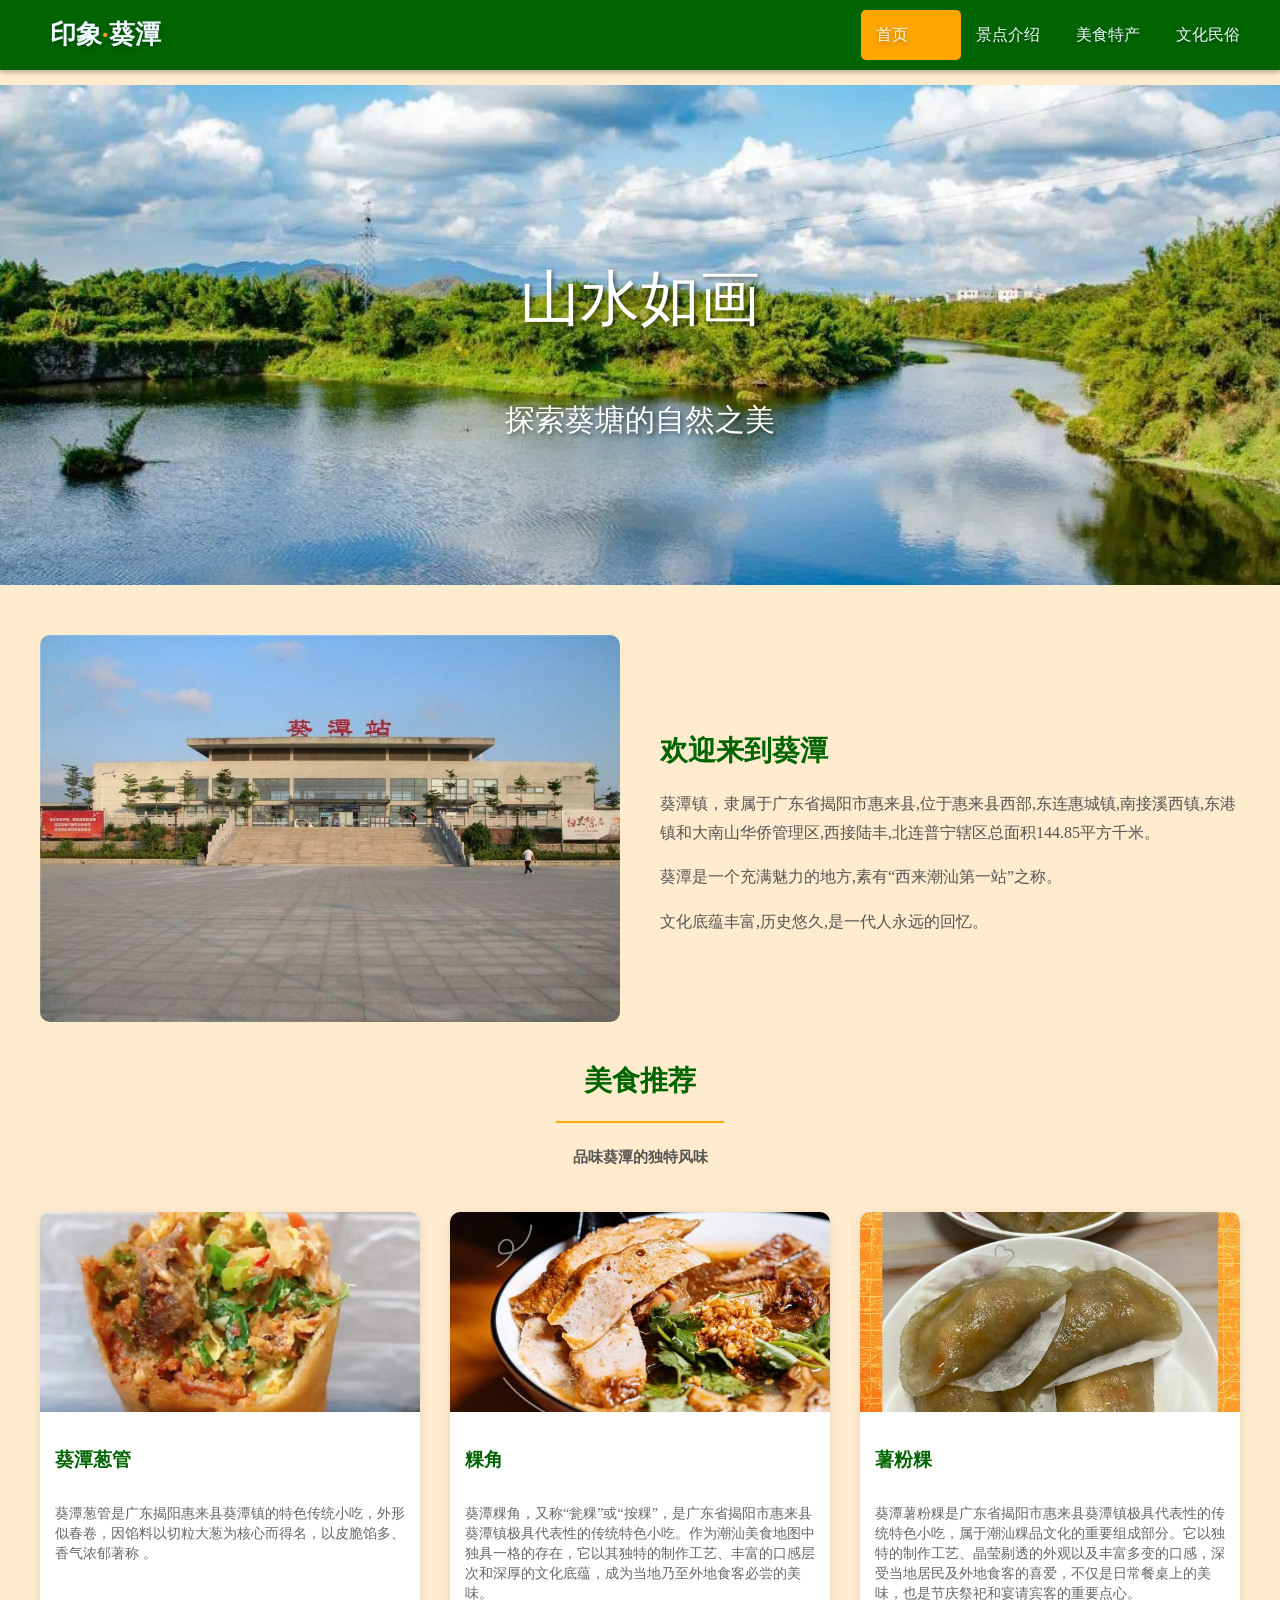
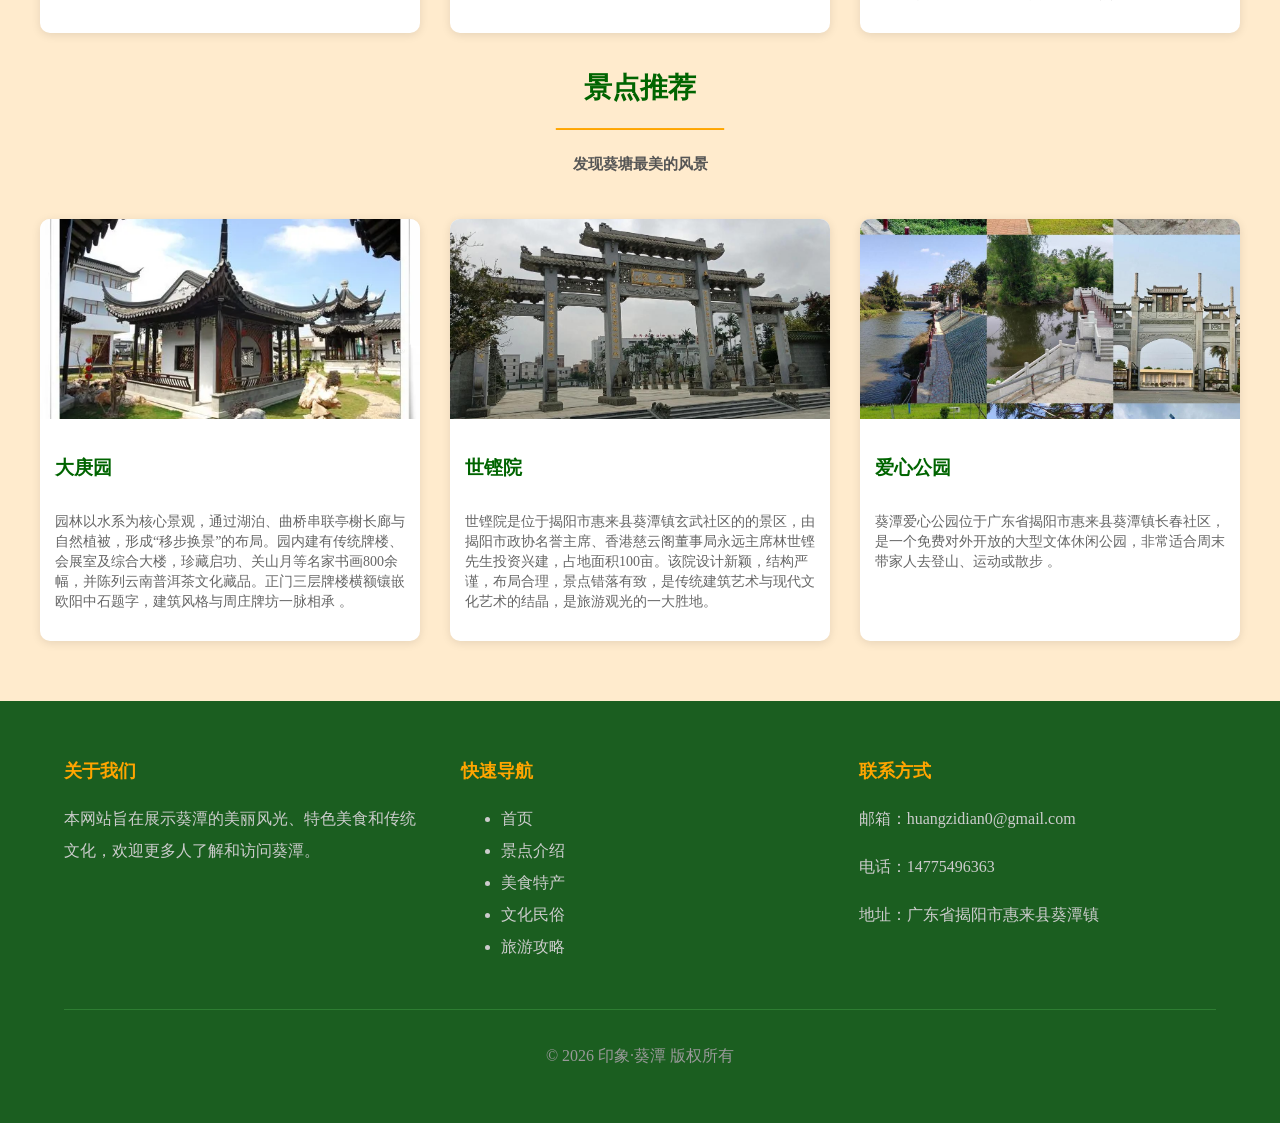
<file: index.html>
<!DOCTYPE html>
<html lang="zh-CN">
<head>
    <meta charset="UTF-8">
    <title>我的家乡</title>
    <link rel="stylesheet" type="text/css" href="./css/css1.css">
</head>
<body>
    <header id="header">
        <div class="nav">
            <div class="logo"><span><a href="index.html">印象</a></span><span class="dot"><a href="index.html">·</a></span><span><a href="index.html">葵潭</a></span></div>
            <a href="index.html" class="nav_font1">首页</a>
            <a href="attractions.html" class="nav_font">景点介绍</a>
            <a href="food.html" class="nav_font">美食特产</a>
            <a href="culture.html" class="nav_font">文化民俗</a>
            
        </div>
    </header>

    <main>
        <section class="banner" id="banner">
            <div>
                <p class="img_font1">&nbsp;山水如画</p>
                <p class="img_font2">探索葵塘的自然之美</p>
            </div>


        </section>

        <section class="intro">
            <div class="intro-img">
                <img src="./img/图4.jpg" alt="家乡">
            </div>
            <div class="intro-text">
                <h2>欢迎来到葵潭</h2>
                <p>葵潭镇，隶属于广东省揭阳市惠来县,位于惠来县西部,东连惠城镇,南接溪西镇,东港镇和大南山华侨管理区,西接陆丰,北连普宁辖区总面积144.85平方千米。</p>
                <p>葵潭是一个充满魅力的地方,素有“西来潮汕第一站”之称。</p>
                <p>文化底蕴丰富,历史悠久,是一代人永远的回忆。</p>
            </div>
        </section>

        <section class="scenic">
            <div>
                <p>美食推荐</p>
                <p class="fufu">&nbsp;——————&nbsp;</p>
                <p class="food_font">品味葵潭的独特风味</p>
            </div>
        </section>

        
    <div class="cards">
        <div class="card">
            <img src="./img/cong.jpg" alt="dagengyuan">
            <h3><a href="./food.html">葵潭葱管</a></h3>
            <p>葵潭葱管是广东揭阳惠来县葵潭镇的特色传统小吃，外形似春卷，因馅料以‌切粒大葱‌为核心而得名，以皮脆馅多、香气浓郁著称 。‌</p>
        </div>
        <div class="card">
            <img src="./img/jiao.jpg" alt="shi">
            <h3><a href="./food.html">粿角</a></h3>
            <p>葵潭粿角，又称“瓮粿”或“按粿”，是广东省揭阳市惠来县葵潭镇极具代表性的传统特色小吃。作为潮汕美食地图中独具一格的存在，它以其独特的制作工艺、丰富的口感层次和深厚的文化底蕴，成为当地乃至外地食客必尝的美味。</p>
        </div>
        <div class="card">
            <img src="./img/shu.jpg" alt="aixing">
            <h3><a href="./food.html">薯粉粿</a></h3>
            <p>葵潭薯粉粿是广东省揭阳市惠来县葵潭镇极具代表性的传统特色小吃，属于潮汕粿品文化的重要组成部分。它以独特的制作工艺、晶莹剔透的外观以及丰富多变的口感，深受当地居民及外地食客的喜爱，不仅是日常餐桌上的美味，也是节庆祭祀和宴请宾客的重要点心。‌‌‌</p>
         </div>
        </div>
    </section>

        <section class="food">
            <div>
                <p>景点推荐</p>
                <p class="fufu">&nbsp;——————&nbsp;</p>
                <p class="scenic_font">发现葵塘最美的风景</p>
            </div>
        </section>
    <div class="cards">
        <div class="card">
            <img src="./img/大园.webp" alt="dagengyuan">
            <h3><a href="attractions.html">大庚园</a></h3>
            <p>园林以水系为核心景观，通过湖泊、曲桥串联亭榭长廊与自然植被，形成“移步换景”的布局。园内建有传统牌楼、会展室及综合大楼，珍藏启功、关山月等名家书画800余幅，并陈列云南普洱茶文化藏品。正门三层牌楼横额镶嵌欧阳中石题字，建筑风格与周庄牌坊一脉相承 。</p>
        </div>
        <div class="card">
            <img src="./img/世.jpg" alt="shi">
            <h3><a href="attractions.html">世铿院</a></h3>
            <p>世铿院是位于揭阳市惠来县葵潭镇玄武社区的的景区，由揭阳市政协名誉主席、香港慈云阁董事局永远主席林世铿先生投资兴建，占地面积100亩。该院设计新颖，结构严谨，布局合理，景点错落有致，是传统建筑艺术与现代文化艺术的结晶，是旅游观光的一大胜地。</p>
        </div>
        <div class="card">
            <img src="./img/爱心公园.jpeg" alt="aixing">
            <h3><a href="attractions.html">爱心公园</a></h3>
            <p>葵潭爱心公园‌位于‌广东省揭阳市惠来县葵潭镇长春社区‌，是一个‌免费对外开放‌的大型文体休闲公园，非常适合周末带家人去登山、运动或散步 。‌‌‌</p>
         </div>
        </div>
    </section>

    </main>

    <footer id="footer">
        <div class="footer-content">
            <div class="footer-section">
                <h3>关于我们</h3>
                <p>本网站旨在展示葵潭的美丽风光、特色美食和传统文化，欢迎更多人了解和访问葵潭。</p>
            </div>
            <div class="footer-section">
                <h3>快速导航</h3>
                <ul>
                    <li><a href="index.html">首页</a></li>
                    <li><a href="attractions.html">景点介绍</a></li>
                    <li><a href="food.html">美食特产</a></li>
                    <li><a href="culture.html">文化民俗</a></li>
                    <li><a href="travel.html">旅游攻略</a></li>
                </ul>
            </div>
            <div class="footer-section">
                <h3>联系方式</h3>
                <p>邮箱：huangzidian0@gmail.com</p>
                <p>电话：14775496363</p>
                <p>地址：广东省揭阳市惠来县葵潭镇</p>
            </div>
        </div>
        <div class="footer-bottom">
            <p>&copy; 2026 印象·葵潭 版权所有</p>
        </div>
    </footer>

    <script src="./JavaScript/js.js"></script>
</body>
</html>
</file>
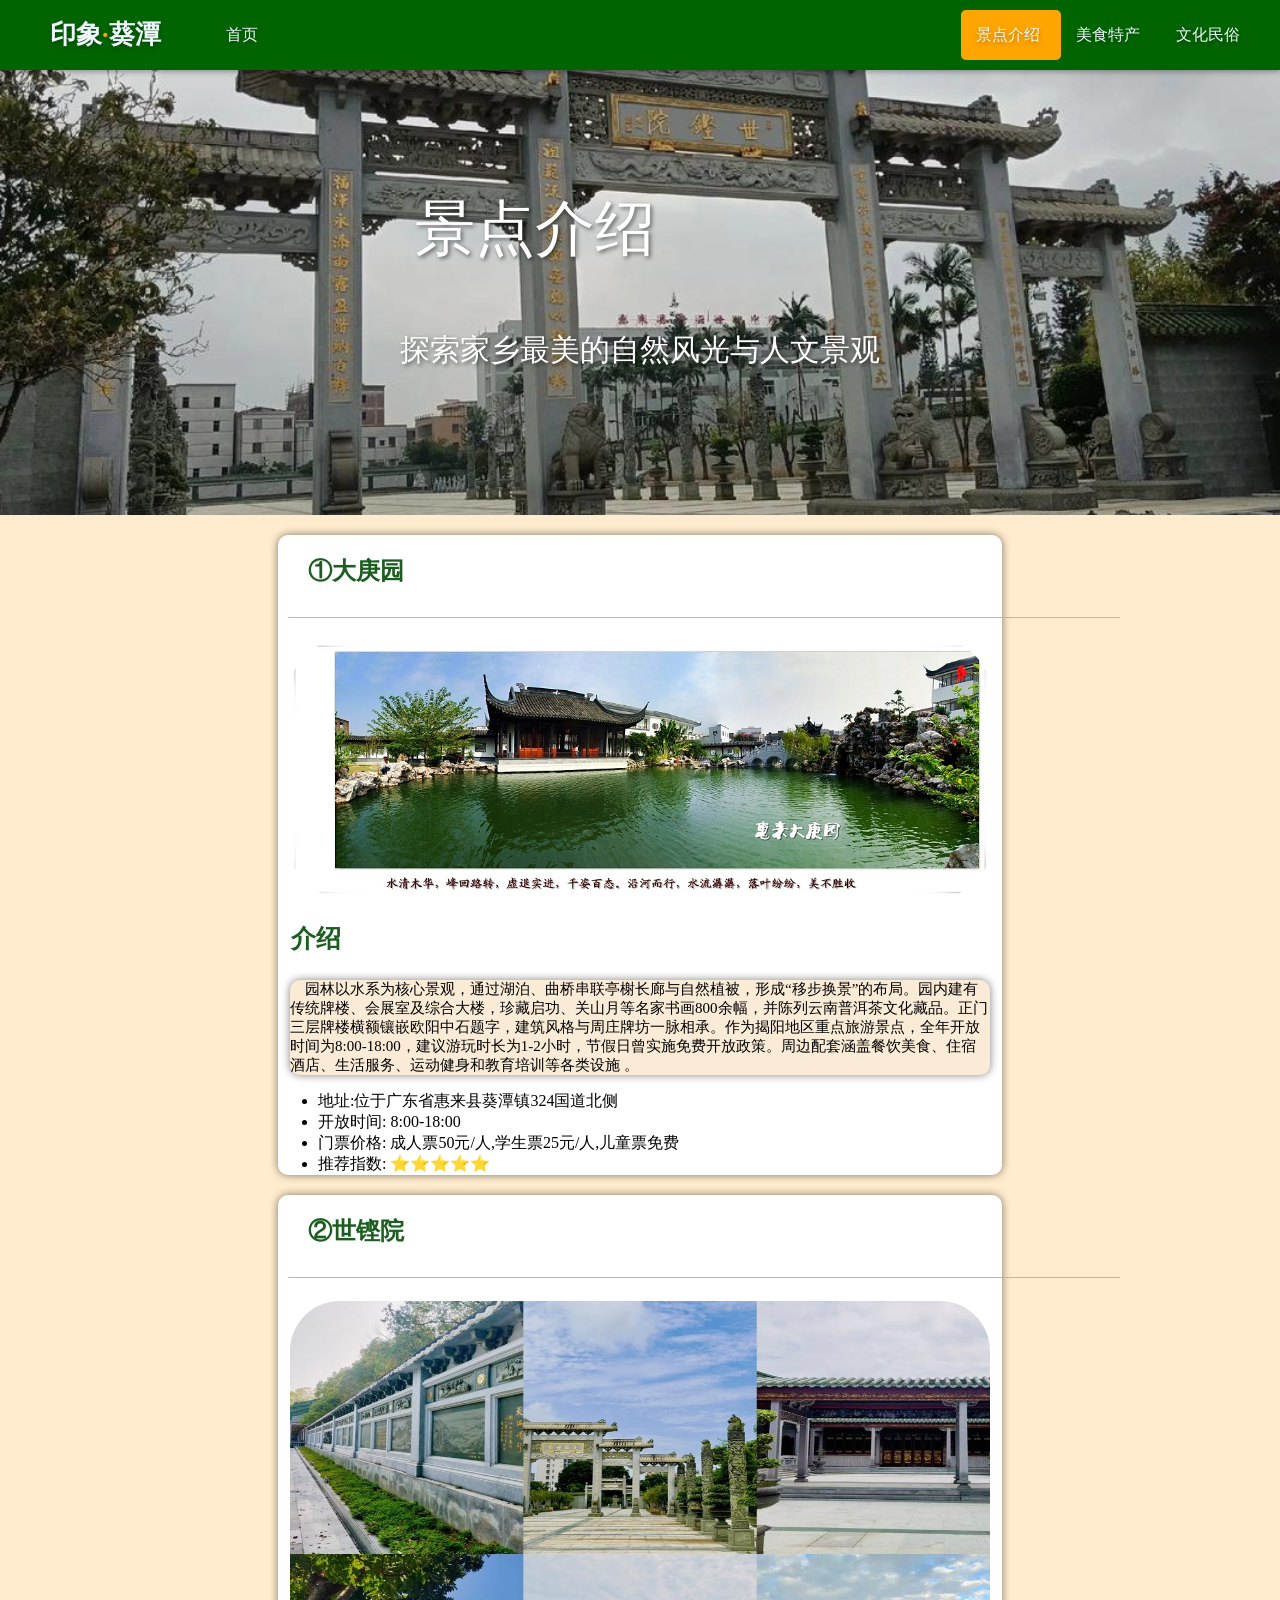
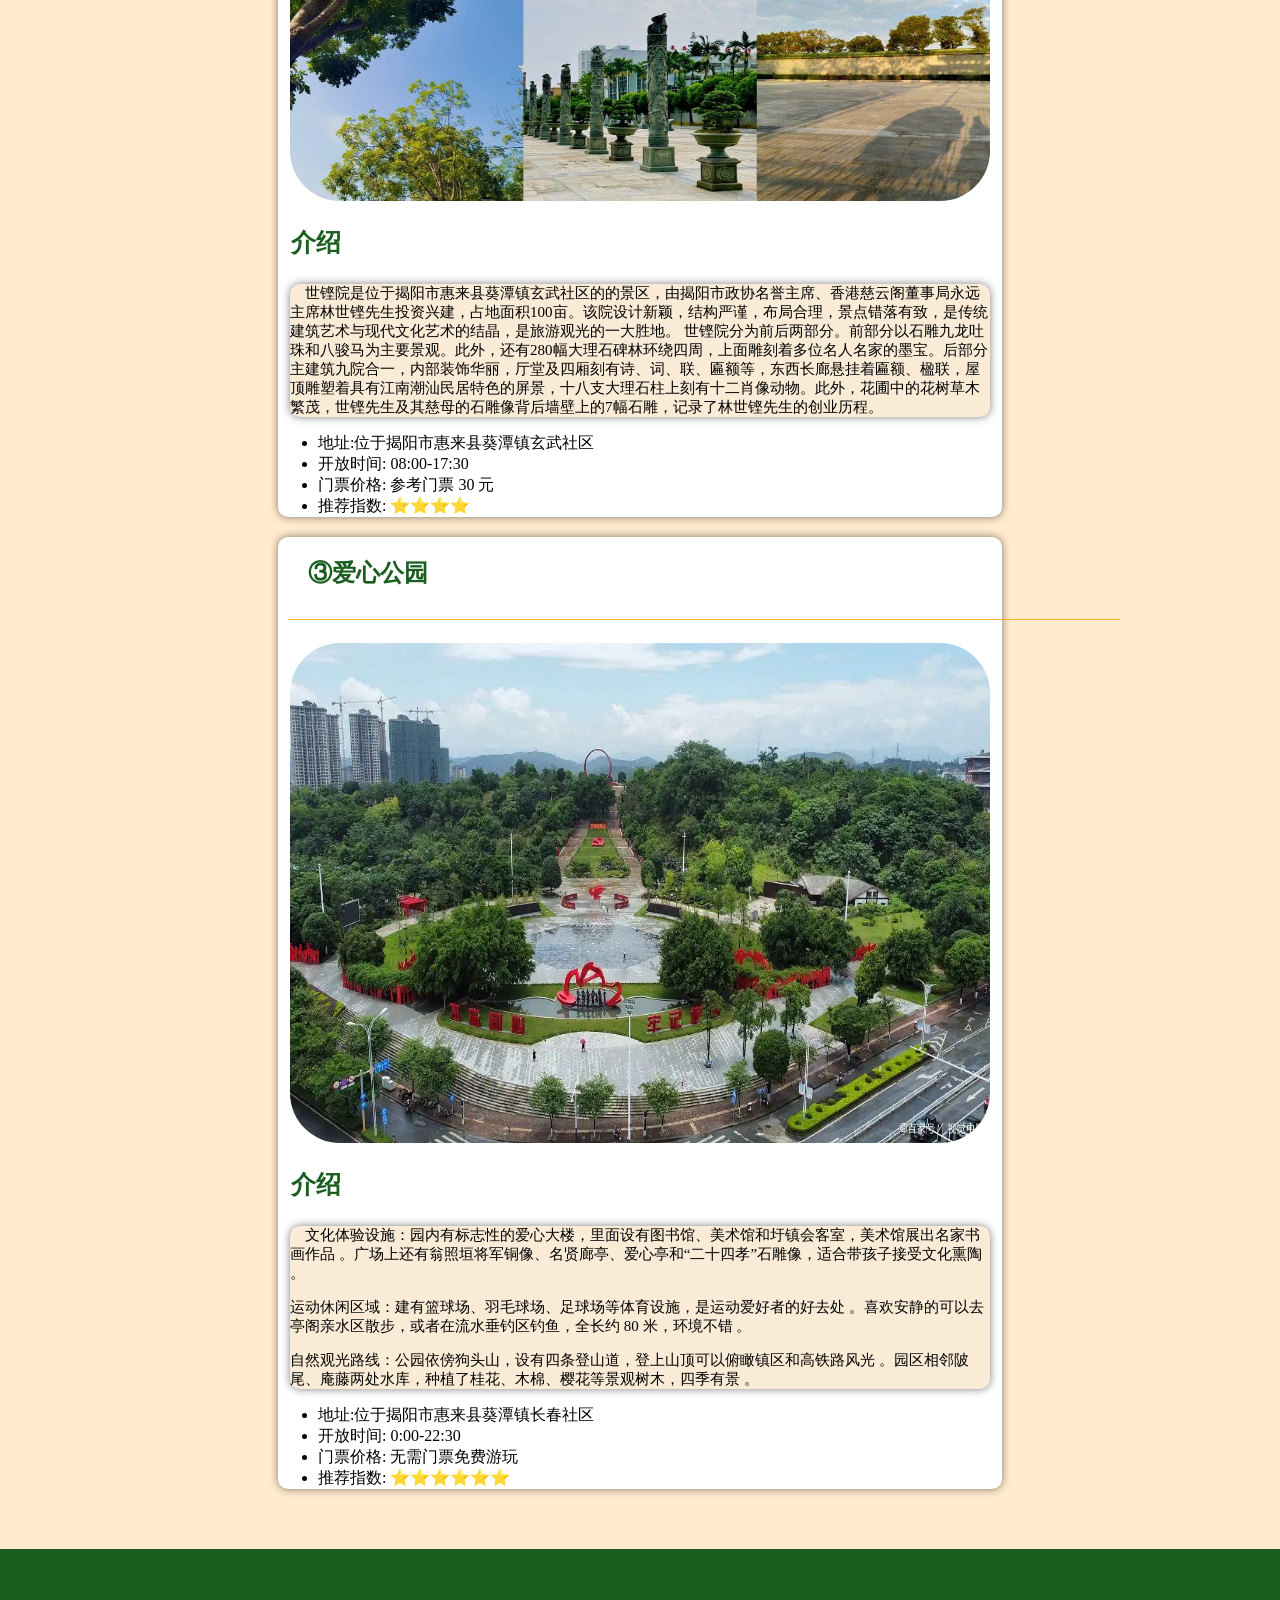
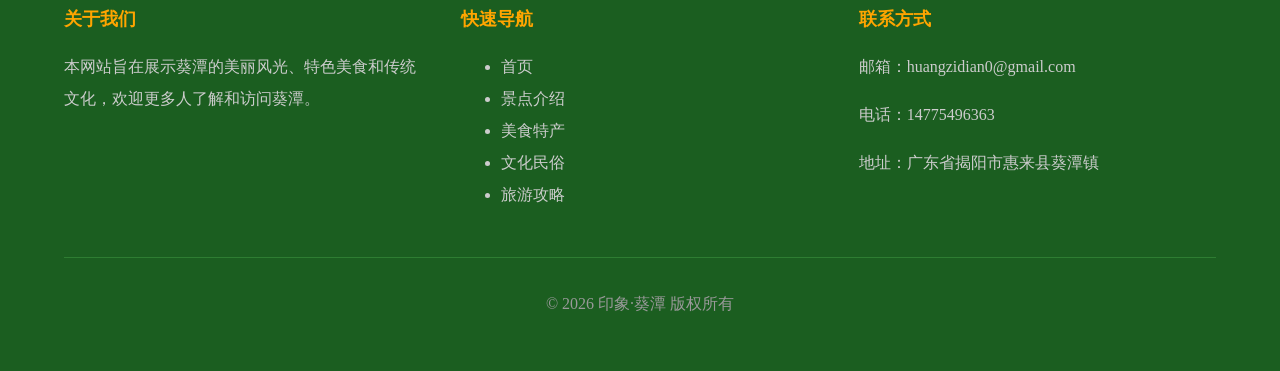
<file: attractions.html>
<!DOCTYPE html>
<html lang="zh-CN">
<head>
    <meta charset="UTF-8">
    <title>我的家乡</title>
    <link rel="stylesheet" type="text/css" href="./css/css2.css">
</head>
<body>
    <header id="header">
        <div class="nav">
            <div class="logo"><span><a href="index.html">印象</a></span><span class="dot"><a href="index.html">·</a></span><span><a href="index.html">葵潭</a></span></div>
            <a href="index.html" class="nav_font">首页</a>
            <a href="attractions.html" class="nav_font1">景点介绍</a>
            <a href="food.html" class="nav_font">美食特产</a>
            <a href="culture.html" class="nav_font">文化民俗</a>
            
        </div>
    </header>

    <main>
        <section id="banner" class="banner">
            <div>
                <p class="img_font1">&nbsp;景点介绍</p>
                <p class="img_font2">探索家乡最美的自然风光与人文景观</p>
            </div>
            
        </section>

        <section class="box">
            <div class="box1">
                <h1>①大庚园</h1>
                <p class="dot1">————————————————————————————————————————————————————</p>
            <div >
                <img src="./img/大园2.jpg" alt="photo" class="img_1">
            </div>
            <div>
                <p class="font">&nbsp;&nbsp;介绍</p>
                <div class="font_1">
                    &nbsp;&nbsp;&nbsp;&nbsp;园林以水系为核心景观，通过湖泊、曲桥串联亭榭长廊与自然植被，形成“移步换景”的布局。园内建有传统牌楼、会展室及综合大楼，珍藏启功、关山月等名家书画800余幅，并陈列云南普洱茶文化藏品。正门三层牌楼横额镶嵌欧阳中石题字，建筑风格与周庄牌坊一脉相承。作为揭阳地区重点旅游景点，全年开放时间为8:00-18:00，建议游玩时长为1-2小时，节假日曾实施免费开放政策。周边配套涵盖餐饮美食、住宿酒店、生活服务、运动健身和教育培训等各类设施 。
                </div>
            <div>
                <ul>
                    <li>地址:位于广东省惠来县葵潭镇324国道北侧</li>
                    <li>开放时间: 8:00-18:00</li>
                    <li>门票价格: 成人票50元/人,学生票25元/人,儿童票免费</li>
                    <li>推荐指数: ⭐⭐⭐⭐⭐</li>
                </ul>
            </div>

            </div>
        </section>

        <section class="box">
            <div class="box1">
                <h1>②世铿院</h1>
                <p class="dot1">————————————————————————————————————————————————————</p>
            <div >
                <img src="./img/世2.jpg" alt="photo" class="img_2">
            </div>
            <div>
                <p class="font">&nbsp;&nbsp;介绍</p>
                <div class="font_1">
                    &nbsp;&nbsp;&nbsp;&nbsp;世铿院是位于揭阳市惠来县葵潭镇玄武社区的的景区，由揭阳市政协名誉主席、香港慈云阁董事局永远主席林世铿先生投资兴建，占地面积100亩。该院设计新颖，结构严谨，布局合理，景点错落有致，是传统建筑艺术与现代文化艺术的结晶，是旅游观光的一大胜地。
                    世铿院分为前后两部分。前部分以石雕九龙吐珠和八骏马为主要景观。此外，还有280幅大理石碑林环绕四周，上面雕刻着多位名人名家的墨宝。后部分主建筑九院合一，内部装饰华丽，厅堂及四厢刻有诗、词、联、匾额等，东西长廊悬挂着匾额、楹联，屋顶雕塑着具有江南潮汕民居特色的屏景，十八支大理石柱上刻有十二肖像动物。此外，花圃中的花树草木繁茂，世铿先生及其慈母的石雕像背后墙壁上的7幅石雕，记录了林世铿先生的创业历程。
                </div>
            <div>
                <ul>
                    <li>地址:位于揭阳市惠来县葵潭镇玄武社区</li>
                    <li>开放时间: 08:00-17:30‌ </li>
                    <li>门票价格: 参考门票 30 元</li>
                    <li>推荐指数: ⭐⭐⭐⭐</li>
                </ul>
            </div>

            </div>
        </section>

        <section class="box">
            <div class="box1">
                <h1>③爱心公园</h1>
                <p class="dot1">————————————————————————————————————————————————————</p>
            <div >
                <img src="./img/爱心2.webp" alt="photo" class="img_2">
            </div>
            <div>
                <p class="font">&nbsp;&nbsp;介绍</p>
                <div class="font_1">
                    <p>&nbsp;&nbsp;&nbsp;&nbsp;文化体验设施‌：园内有标志性的爱心大楼，里面设有图书馆、美术馆和圩镇会客室，美术馆展出名家书画作品 。广场上还有翁照垣将军铜像、名贤廊亭、爱心亭和“二十四孝”石雕像，适合带孩子接受文化熏陶 。</p>
                            <p>‌运动休闲区域‌：建有篮球场、羽毛球场、足球场等体育设施，是运动爱好者的好去处 。喜欢安静的可以去亭阁亲水区散步，或者在流水垂钓区钓鱼，全长约 80 米，环境不错 。</p>
                            <p>‌自然观光路线‌：公园依傍狗头山，设有四条登山道，登上山顶可以俯瞰镇区和高铁路风光 。园区相邻陂尾、庵藤两处水库，种植了桂花、木棉、樱花等景观树木，四季有景 。‌‌‌</p>
                </div>
            <div>
                <ul>
                    <li>地址:位于揭阳市惠来县葵潭镇长春社区‌</li>
                    <li>开放时间: 0:00-22:30‌ </li>
                    <li>门票价格: 无需门票免费游玩</li>
                    <li>推荐指数: ⭐⭐⭐⭐⭐⭐</li>
                </ul>
            </div>
            </div>
        </section>

        
    </main>

    <footer id="footer">
        <div class="footer-content">
            <div class="footer-section">
                <h3>关于我们</h3>
                <p>本网站旨在展示葵潭的美丽风光、特色美食和传统文化，欢迎更多人了解和访问葵潭。</p>
            </div>
            <div class="footer-section">
                <h3>快速导航</h3>
                <ul>
                    <li><a href="index.html">首页</a></li>
                    <li><a href="attractions.html">景点介绍</a></li>
                    <li><a href="food.html">美食特产</a></li>
                    <li><a href="culture.html">文化民俗</a></li>
                    <li><a href="travel.html">旅游攻略</a></li>
                </ul>
            </div>
            <div class="footer-section">
                <h3>联系方式</h3>
                <p>邮箱：huangzidian0@gmail.com</p>
                <p>电话：14775496363</p>
                <p>地址：广东省揭阳市惠来县葵潭镇</p>
            </div>
        </div>
        <div class="footer-bottom">
            <p>&copy; 2026 印象·葵潭 版权所有</p>
        </div>
    </footer>
    

    <script src="#"></script>
</body>
</html>
</file>
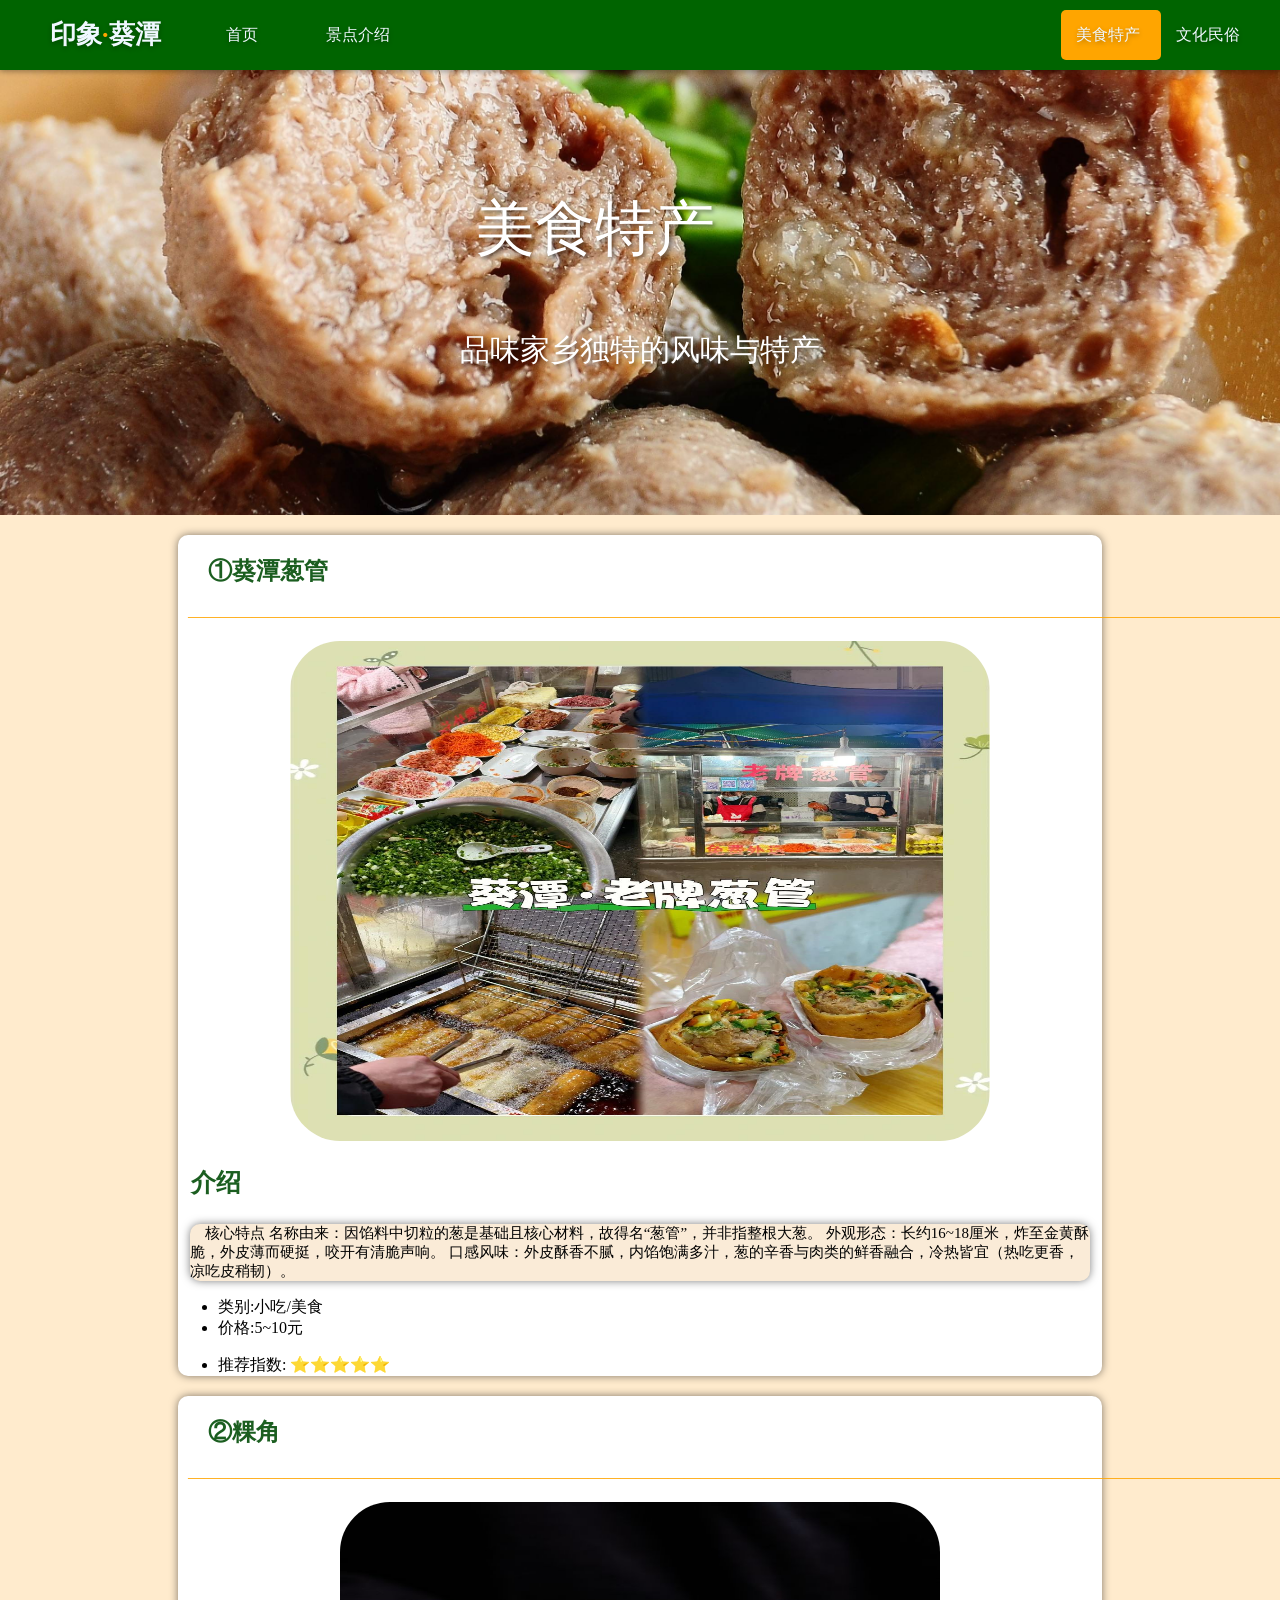
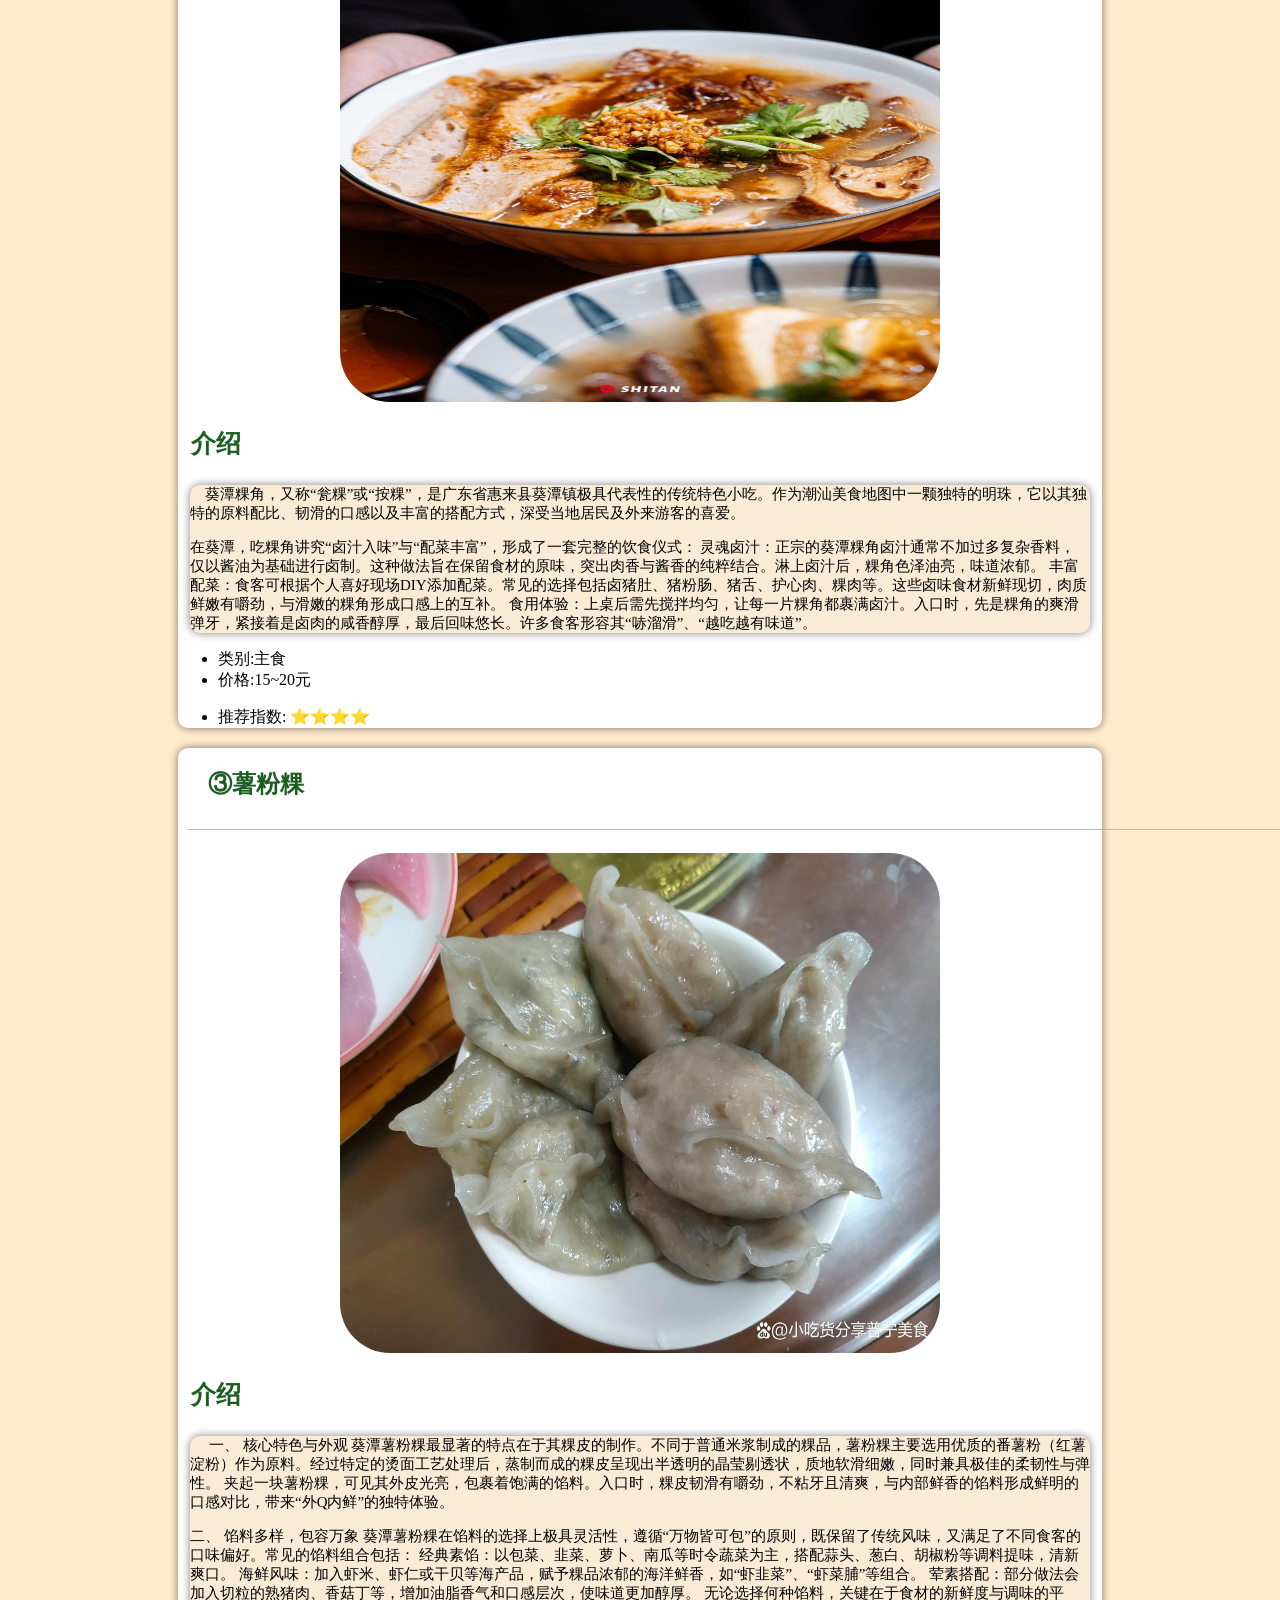
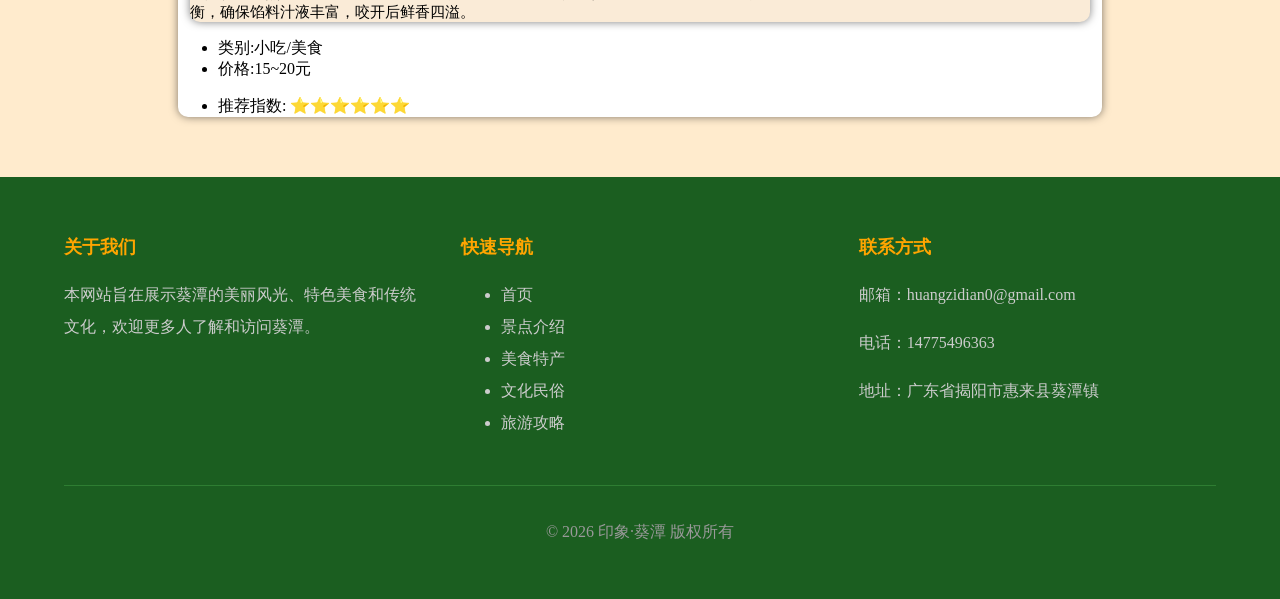
<file: food.html>
<!DOCTYPE html>
<html lang="zh-CN">
<head>
    <meta charset="UTF-8">
    <title>我的家乡</title>
    <link rel="stylesheet" type="text/css" href="./css/css3.css">
</head>
<body>
    <header id="header">
        <div class="nav">
            <div class="logo"><span><a href="index.html">印象</a></span><span class="dot"><a href="index.html">·</a></span><span><a href="index.html">葵潭</a></span></div>
            <a href="index.html" class="nav_font">首页</a>
            <a href="attractions.html" class="nav_font">景点介绍</a>
            <a href="food.html" class="nav_font1">美食特产</a>
            <a href="culture.html" class="nav_font">文化民俗</a>
            
        </div>
    </header>
    <main>
        <section id="banner" class="banner">
            <div>
                <p class="img_font1">&nbsp;美食特产</p>
                <p class="img_font2">品味家乡独特的风味与特产</p>
            </div>
            
        </section>

        <section class="box">
            <div class="box1">
                <h1>①葵潭葱管</h1>
                <p class="dot1">—————————————————————————————————————————————————————————————————————</p>
            <div >
                <img src="./img/cong2.jpg" alt="photo" class="img_1">
            </div>
            <div>
                <p class="font">&nbsp;&nbsp;介绍</p>
                <div class="font_1">
                    &nbsp;&nbsp;&nbsp;&nbsp;核心特点
‌名称由来‌：因馅料中‌切粒的葱‌是基础且核心材料，故得名“葱管”，并非指整根大葱。
‌外观形态‌：长约16~18厘米，炸至‌金黄酥脆‌，外皮薄而硬挺，咬开有清脆声响。
‌口感风味‌：外皮酥香不腻，内馅饱满多汁，葱的辛香与肉类的鲜香融合，冷热皆宜（热吃更香，凉吃皮稍韧）。‌‌
                </div>
            <div>
                <ul>
                    <p><li>类别:小吃/美食</li><li>价格:5~10元</li></p>
                
                    <li>推荐指数: ⭐⭐⭐⭐⭐</li>
                </ul>
            </div>

            </div>
        </section>

        <section class="box">
            <div class="box1">
                <h1>②粿角</h1>
                <p class="dot1">—————————————————————————————————————————————————————————————————————</p>
            <div >
                <img src="./img/角1.jpg" alt="photo" class="img_2">
            </div>
            <div>
                <p class="font">&nbsp;&nbsp;介绍</p>
                <div class="font_1">
                    &nbsp;&nbsp;&nbsp;&nbsp;葵潭粿角，又称“瓮粿”或“按粿”，是广东省惠来县葵潭镇极具代表性的传统特色小吃。作为潮汕美食地图中一颗独特的明珠，它以其独特的原料配比、韧滑的口感以及丰富的搭配方式，深受当地居民及外来游客的喜爱。
                    <p>在葵潭，吃粿角讲究“卤汁入味”与“配菜丰富”，形成了一套完整的饮食仪式：

‌灵魂卤汁‌：正宗的葵潭粿角卤汁通常不加过多复杂香料，仅以酱油为基础进行卤制。这种做法旨在保留食材的原味，突出肉香与酱香的纯粹结合。淋上卤汁后，粿角色泽油亮，味道浓郁。
‌丰富配菜‌：食客可根据个人喜好现场DIY添加配菜。常见的选择包括卤猪肚、猪粉肠、猪舌、护心肉、粿肉等。这些卤味食材新鲜现切，肉质鲜嫩有嚼劲，与滑嫩的粿角形成口感上的互补。
‌食用体验‌：上桌后需先搅拌均匀，让每一片粿角都裹满卤汁。入口时，先是粿角的爽滑弹牙，紧接着是卤肉的咸香醇厚，最后回味悠长。许多食客形容其“哧溜滑”、“越吃越有味道”。</p>
                </div>
            <div>
                <ul>
                    <p><li>类别:主食</li><li>价格:15~20元</li></p>
                
                    <li>推荐指数: ⭐⭐⭐⭐</li>
                </ul>
            </div>

            </div>
        </section>

        <section class="box">
            <div class="box1">
                <h1>③薯粉粿</h1>
                <p class="dot1">—————————————————————————————————————————————————————————————————————</p>
            <div >
                <img src="./img/shu2.jpg" alt="photo" class="img_2">
            </div>
            <div>
                <p class="font">&nbsp;&nbsp;介绍</p>
                <div class="font_1">
                    <p>&nbsp;&nbsp;&nbsp;&nbsp;
                        一、 核心特色与外观
                        葵潭薯粉粿最显著的特点在于其粿皮的制作。不同于普通米浆制成的粿品，薯粉粿主要选用优质的番薯粉（红薯淀粉）作为原料。经过特定的烫面工艺处理后，蒸制而成的粿皮呈现出半透明的晶莹剔透状，质地软滑细嫩，同时兼具极佳的柔韧性与弹性。
                        夹起一块薯粉粿，可见其外皮光亮，包裹着饱满的馅料。入口时，粿皮韧滑有嚼劲，不粘牙且清爽，与内部鲜香的馅料形成鲜明的口感对比，带来“外Q内鲜”的独特体验。</p>
                            <p>二、 馅料多样，包容万象
                                葵潭薯粉粿在馅料的选择上极具灵活性，遵循“万物皆可包”的原则，既保留了传统风味，又满足了不同食客的口味偏好。常见的馅料组合包括：

                                ‌经典素馅‌：以包菜、韭菜、萝卜、南瓜等时令蔬菜为主，搭配蒜头、葱白、胡椒粉等调料提味，清新爽口。
                            ‌海鲜风味‌：加入虾米、虾仁或干贝等海产品，赋予粿品浓郁的海洋鲜香，如“虾韭菜”、“虾菜脯”等组合。
                            ‌荤素搭配‌：部分做法会加入切粒的熟猪肉、香菇丁等，增加油脂香气和口感层次，使味道更加醇厚。
                            无论选择何种馅料，关键在于食材的新鲜度与调味的平衡，确保馅料汁液丰富，咬开后鲜香四溢。</p>
                            
                </div>
            <div>
                <ul>
                    <p><li>类别:小吃/美食</li><li>价格:15~20元</li></p>
                
                    <li>推荐指数: ⭐⭐⭐⭐⭐⭐</li>
                </ul>
            </div>
            </div>
        </section>
    </main>


    <footer id="footer">
        <div class="footer-content">
            <div class="footer-section">
                <h3>关于我们</h3>
                <p>本网站旨在展示葵潭的美丽风光、特色美食和传统文化，欢迎更多人了解和访问葵潭。</p>
            </div>
            <div class="footer-section">
                <h3>快速导航</h3>
                <ul>
                    <li><a href="index.html">首页</a></li>
                    <li><a href="attractions.html">景点介绍</a></li>
                    <li><a href="food.html">美食特产</a></li>
                    <li><a href="culture.html">文化民俗</a></li>
                    <li><a href="travel.html">旅游攻略</a></li>
                </ul>
            </div>
            <div class="footer-section">
                <h3>联系方式</h3>
                <p>邮箱：huangzidian0@gmail.com</p>
                <p>电话：14775496363</p>
                <p>地址：广东省揭阳市惠来县葵潭镇</p>
            </div>
        </div>
        <div class="footer-bottom">
            <p>&copy; 2026 印象·葵潭 版权所有</p>
        </div>
    </footer>
    

    <script src="#"></script>
</body>
</html>
</file>
<file: css/css1.css>
body{
    margin: 0;
    padding: 0;
    height: 2700px;
    overflow: auto;
    background-color: blanchedalmond;
}
a {
    color: inherit;
    text-decoration: none;
}

.nav{
    display: flex;
    align-items: center;
    width: 100%;
    height: 70px;
    background-color: darkgreen;
    box-shadow: 0 2px 5px rgba(0,0,0,0.3);
    position: fixed;
    top: 0;
    left: 0;
    z-index: 9999;
}
.dot{
    color: orange;
}
.logo{
    padding: 0 50px;
    line-height: 70px;
    color: aliceblue;
    font-size: 26px;
    font-weight: 700;
    text-shadow: 0 2px 5px rgba(0,0,0,0.3);
}
.nav_font{
    text-shadow:0 2px 5px rgba(0,0,0,0.3) ;
    width: 70px;
    height: 50px;
    color: aliceblue;
    font-size: 16px;
    text-decoration: none;
    padding: 0 15px;
    line-height: 50px;
    border: 1px solid none;
    border-radius: 5px;
    transition-property: all;
    transition-duration: 0.5s;
}
.nav_font1{
    text-shadow:0 2px 5px rgba(0,0,0,0.3) ;
    width: 70px;
    height: 50px;
    background-color: orange;
    color: aliceblue;
    font-size: 16px;
    text-decoration: none;
    padding: 0 15px;
    margin-left: 650px;
    line-height: 50px;
    border: 1px solid none;
    border-radius: 5px;
}
.nav_font:hover{
    background-color: orange;
}
main{
    padding-top: 70px;
}
.banner{
    margin-top: 15px;
    height: 500px;
    width: 100%;
    position: relative;
    background-image:url("../img/图1.jpg");
    background-repeat: no-repeat;
    background-size: cover;
    background-position: center;
    display: flex;
    justify-content: center;
    align-items: center;
}

.img_font1{
    font-size: 60px;
    color: white;
    text-shadow:2px 2px 4px rgba(0,0,0,0.5);
}
.img_font2{
    font-size: 30px;
    color: white;
    margin-top: 5px;
    text-shadow:2px 2px 4px rgba(0,0,0,0.5);
}
.intro {
    display: flex;
    gap: 40px;
    align-items: center;
    max-width: 1200px;
    margin: 50px auto;
    padding: 0 20px;
}
.intro-img {
    flex: 1;
}
.intro-img img {
    width: 100%;
    border-radius: 10px;
}
.intro-text {
    flex: 1;
}
.intro-text h2 {
    font-size: 28px;
    color: darkgreen;
    margin-bottom: 20px;
}
.intro-text p {
    font-size: 16px;
    line-height: 1.8;
    color: #555;
    margin-bottom: 15px;
}
.scenic{
    color: darkgreen;
    line-height: 10px;
    text-align: center;
    font-size: 28px;
    font-weight: 700;
    
}

.fufu{
    color: orange;
}
.scenic_font{
    font-size: 15px;
    color: #555;
}
.cards {
    display: flex;
    gap: 30px;
    max-width: 1200px;
    margin: 50px auto;
    padding: 0 20px;
}
.card {
    flex: 1;
    background: white;
    border-radius: 10px;
    overflow: hidden;
    box-shadow: 0 2px 10px rgba(0,0,0,0.1);
    line-height: 20px;
    transition: all 0.3s ease;
}
.card:hover {
    transform: translateY(-10px);
    box-shadow: 0 4px 20px rgba(0,0,0,0.2);
}
.card img {
    width: 100%;
    height: 200px;
    object-fit: cover;
}
.card h3 {
    padding: 15px;
    color: darkgreen;
}
.card p {
    padding: 0 15px 15px;
    color: #666;
    font-size: 14px;
}
.food{
    color: darkgreen;
    line-height: 10px;
    text-align: center;
    font-size: 28px;
    font-weight: 700;
}
.fufu{
    color: orange;
}
.food_font{
    font-size: 15px;
    color: #555;
}
#footer{
    background: #1B5E20;
    color: white;
    padding: 40px 5%;
    margin-top: 60px;
}
.footer-content{
    max-width: 1200px;
    margin: 0 auto;
    display: flex;
    gap: 40px;
}
.footer-section{
    flex: 1;
}
.footer-section h3{
    color: orange;
    margin-bottom: 20px;
    font-size: 18px;
}
.footer-section p,
.footer-section li{
    color: #ccc;
    line-height: 2;
}
.footer-section a{
    color: #ccc;
    text-decoration: none;
}
.footer-section a:hover{
    color: orange;
}
.footer-bottom{
    text-align: center;
    padding-top: 20px;
    border-top: 1px solid #2E7D32;
    margin-top: 30px;
    color: #999;
}
</file>
<file: css/css2.css>
body{
    margin: 0;
    padding: 0;
    height: auto;
    overflow: auto;
    background-color: blanchedalmond;
}
a {
    color: inherit;
    text-decoration: none;
}
.nav{
    display: flex;
    align-items: center;
    width: 100%;
    height: 70px;
    background-color: darkgreen;
    box-shadow: 0 2px 5px rgba(0,0,0,0.3);
    position: fixed;
    top: 0;
    left: 0;
    z-index: 9999;
}
.dot{
    color: orange;
}
.logo{
    padding: 0 50px;
    line-height: 70px;
    color: aliceblue;
    font-size: 26px;
    font-weight: 700;
    text-shadow: 0 2px 5px rgba(0,0,0,0.3);
}
.nav_font{
    text-shadow:0 2px 5px rgba(0,0,0,0.3) ;
    width: 70px;
    height: 50px;
    color: aliceblue;
    font-size: 16px;
    text-decoration: none;
    padding: 0 15px;
    line-height: 50px;
    border: 1px solid none;
    border-radius: 5px;
    transition-property: all;
    transition-duration: 0.5s;
}
.nav_font1{
    text-shadow:0 2px 5px rgba(0,0,0,0.3) ;
    width: 70px;
    height: 50px;
    background-color: orange;
    color: aliceblue;
    font-size: 16px;
    text-decoration: none;
    padding: 0 15px;
    margin-left: 650px;
    line-height: 50px;
    border: 1px solid none;
    border-radius: 5px;
}
.nav_font:hover{
    background-color: orange;
}
.banner{
    margin-top: 15px;
    height: 500px;
    width: 100%;
    position: relative;
    background-image:url("../img/世.jpg");
    background-repeat: no-repeat;
    background-size: cover;
    background-position: center;
    display: flex;
    justify-content: center;
    align-items: center;
}

.img_font1{
    font-size: 60px;
    color: white;
    text-shadow:2px 2px 4px rgba(0,0,0,0.5);
}
.img_font2{
    font-size: 30px;
    color: white;
    margin-top: 5px;
    text-shadow:2px 2px 4px rgba(0,0,0,0.5);
}

.dot1{
    color: orange;
    padding-left: 10px;
}
.box{
    margin: 0 auto;
    height: auto;
    width:  724px;
    background-color: white;
    box-shadow:0px 0px 8px rgba(0,0,0,0.5);
    border: 0 solid white;
    border-radius: 10px;
    transition: all;
    transition-duration: 0.3s;
}
.box:hover{
    transform: translateY(-10px);
     box-shadow: 0 10px 20px rgba(0,0,0,0.3);
}
.box1 h1{
    padding-left: 30px;
    padding-top: 20px;
    color: #1B5E20;
}
.img_1{
    display: block;
    margin: 0 auto;
    width: 700px;
    border-radius: 50px;
}
.img_2{
    display: block;
    margin: 0 auto;
    width: 700px;
    height: 500px;
    border-radius: 50px;
}
.font{
    color: #1B5E20;
    font-size: 25px;
    font-weight: 700;
}
.font_1{
    margin: 0 auto;
    width: 700px;
    height: auto;
    font-size: 15px;
    border: 0px solid #999;
    border-radius: 10px;
    background-color: antiquewhite;
    box-shadow: 0px 0px 8px rgba(0,0,0,0.5);
}




#footer{
    background: #1B5E20;
    color: white;
    padding: 40px 5%;
    margin-top: 60px;
}
.footer-content{
    max-width: 1200px;
    margin: 0 auto;
    display: flex;
    gap: 40px;
}
.footer-section{
    flex: 1;
}
.footer-section h3{
    color: orange;
    margin-bottom: 20px;
    font-size: 18px;
}
.footer-section p,
.footer-section li{
    color: #ccc;
    line-height: 2;
}
.footer-section a{
    color: #ccc;
    text-decoration: none;
}
.footer-section a:hover{
    color: orange;
}
.footer-bottom{
    text-align: center;
    padding-top: 20px;
    border-top: 1px solid #2E7D32;
    margin-top: 30px;
    color: #999;
}
</file>
<file: css/css3.css>
body{
    margin: 0;
    padding: 0;
    height: auto;
    overflow: auto;
    background-color: blanchedalmond;
}
a {
    color: inherit;
    text-decoration: none;
}
.nav{
    display: flex;
    align-items: center;
    width: 100%;
    height: 70px;
    background-color: darkgreen;
    box-shadow: 0 2px 5px rgba(0,0,0,0.3);
    position: fixed;
    top: 0;
    left: 0;
    z-index: 9999;
}
.dot{
    color: orange;
}
.logo{
    padding: 0 50px;
    line-height: 70px;
    color: aliceblue;
    font-size: 26px;
    font-weight: 700;
    text-shadow: 0 2px 5px rgba(0,0,0,0.3);
}
.nav_font{
    text-shadow:0 2px 5px rgba(0,0,0,0.3) ;
    width: 70px;
    height: 50px;
    color: aliceblue;
    font-size: 16px;
    text-decoration: none;
    padding: 0 15px;
    line-height: 50px;
    border: 1px solid none;
    border-radius: 5px;
    transition-property: all;
    transition-duration: 0.5s;
}
.nav_font1{
    text-shadow:0 2px 5px rgba(0,0,0,0.3) ;
    width: 70px;
    height: 50px;
    background-color: orange;
    color: aliceblue;
    font-size: 16px;
    text-decoration: none;
    padding: 0 15px;
    margin-left: 650px;
    line-height: 50px;
    border: 1px solid none;
    border-radius: 5px;
}
.nav_font:hover{
    background-color: orange;
}
.banner{
    margin-top: 15px;
    height: 500px;
    width: 100%;
    position: relative;
    background-image:url("../img/美食jpeg.jpeg");
    background-repeat: no-repeat;
    background-size: cover;
    background-position: center;
    display: flex;
    justify-content: center;
    align-items: center;
}

.img_font1{
    font-size: 60px;
    color: white;
    text-shadow:2px 2px 4px rgba(0,0,0,0.5);
}
.img_font2{
    font-size: 30px;
    color: white;
    margin-top: 5px;
    text-shadow:2px 2px 4px rgba(0,0,0,0.5);
}
.dot1{
    color: orange;
    padding-left: 10px;
}
.box{
    margin: 0 auto;
    height: auto;
    width:  924px;
    background-color: white;
    box-shadow:0px 0px 8px rgba(0,0,0,0.5);
    border: 0 solid white;
    border-radius: 10px;
    transition: all 0.3s;
}
.box:hover{
    transform: translateY(-10px);
    box-shadow: 0 10px 20px rgba(0,0,0,0.3);
}
.box1 h1{
    padding-left: 30px;
    padding-top: 20px;
    color: #1B5E20;
}
.img_1{
    display: block;
    margin: 0 auto;
    width: 700px;
    height: 500px;
    border-radius: 50px;
}
.img_2{
    display: block;
    margin: 0 auto;
    width: 600px;
    height: 500px;
    border-radius: 50px;
}
.font{
    color: #1B5E20;
    font-size: 25px;
    font-weight: 700;
}
.font_1{
    margin: 0 auto;
    width: 900px;
    height: auto;
    font-size: 15px;
    border: 0px solid #999;
    border-radius: 10px;
    background-color: antiquewhite;
    box-shadow: 0px 0px 8px rgba(0,0,0,0.5);
}




#footer{
    background: #1B5E20;
    color: white;
    padding: 40px 5%;
    margin-top: 60px;
}
.footer-content{
    max-width: 1200px;
    margin: 0 auto;
    display: flex;
    gap: 40px;
}
.footer-section{
    flex: 1;
}
.footer-section h3{
    color: orange;
    margin-bottom: 20px;
    font-size: 18px;
}
.footer-section p,
.footer-section li{
    color: #ccc;
    line-height: 2;
}
.footer-section a{
    color: #ccc;
    text-decoration: none;
}
.footer-section a:hover{
    color: orange;
}
.footer-bottom{
    text-align: center;
    padding-top: 20px;
    border-top: 1px solid #2E7D32;
    margin-top: 30px;
    color: #999;
}
</file>
